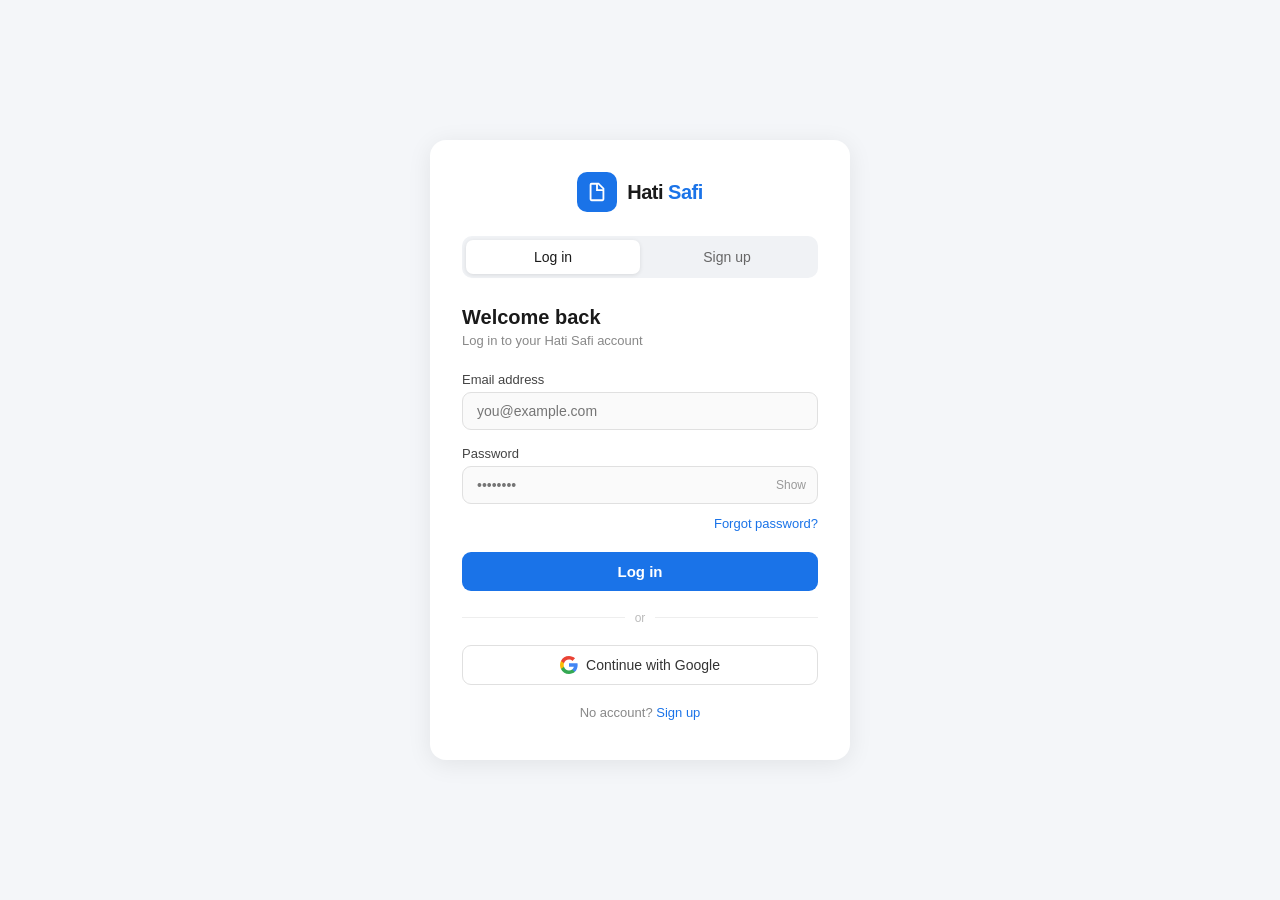
<file: hati-safi-auth.html>
<!DOCTYPE html>
<html lang="en">
<head>
  <meta charset="UTF-8" />
  <meta name="viewport" content="width=device-width, initial-scale=1.0"/>
  <title>Hati Safi – Login & Sign Up</title>
  <style>
    *, *::before, *::after { box-sizing: border-box; margin: 0; padding: 0; }

    body {
      font-family: 'Segoe UI', Arial, sans-serif;
      background: #f4f6f9;
      min-height: 100vh;
      display: flex;
      align-items: center;
      justify-content: center;
      padding: 1.5rem;
    }

    .auth-card {
      background: #ffffff;
      border-radius: 16px;
      box-shadow: 0 4px 24px rgba(0,0,0,0.08);
      padding: 2rem 2rem 2.5rem;
      width: 100%;
      max-width: 420px;
    }

    /* ── Logo / Brand ── */
    .brand {
      display: flex;
      align-items: center;
      justify-content: center;
      gap: 10px;
      margin-bottom: 1.5rem;
    }
    .brand-icon {
      width: 40px; height: 40px;
      background: #1a73e8;
      border-radius: 10px;
      display: flex; align-items: center; justify-content: center;
    }
    .brand-icon svg { width: 22px; height: 22px; fill: #fff; }
    .brand-name { font-size: 20px; font-weight: 700; color: #1a1a1a; letter-spacing: -0.5px; }
    .brand-name span { color: #1a73e8; }

    /* ── Tabs ── */
    .tabs {
      display: flex;
      background: #f0f2f5;
      border-radius: 10px;
      padding: 4px;
      margin-bottom: 1.75rem;
    }
    .tab {
      flex: 1;
      padding: 9px;
      font-size: 14px;
      font-weight: 500;
      color: #666;
      cursor: pointer;
      border: none;
      background: none;
      border-radius: 7px;
      transition: all 0.2s;
    }
    .tab.active {
      background: #fff;
      color: #1a1a1a;
      box-shadow: 0 1px 4px rgba(0,0,0,0.10);
    }

    /* ── Headings ── */
    .screen-title { font-size: 20px; font-weight: 700; color: #1a1a1a; margin-bottom: 4px; }
    .screen-sub   { font-size: 13px; color: #888; margin-bottom: 1.5rem; }

    /* ── Form Fields ── */
    .field { margin-bottom: 1rem; }
    label.lbl { display: block; font-size: 13px; font-weight: 500; color: #444; margin-bottom: 5px; }
    input.inp {
      width: 100%;
      font-size: 14px;
      padding: 10px 14px;
      border: 1.5px solid #e0e0e0;
      border-radius: 9px;
      background: #fafafa;
      color: #1a1a1a;
      outline: none;
      transition: border-color 0.2s, background 0.2s;
    }
    input.inp:focus { border-color: #1a73e8; background: #fff; }

    /* ── Password toggle ── */
    .pass-wrap { position: relative; }
    .pass-wrap input { padding-right: 50px; }
    .eye-btn {
      position: absolute; right: 12px; top: 50%; transform: translateY(-50%);
      background: none; border: none; cursor: pointer;
      font-size: 12px; color: #999; font-weight: 500;
    }
    .eye-btn:hover { color: #1a73e8; }

    /* ── Password Strength ── */
    .pw-bar-bg { height: 4px; background: #eee; border-radius: 4px; margin-top: 7px; }
    .pw-bar { height: 4px; border-radius: 4px; width: 0%; transition: width 0.3s, background 0.3s; }
    .pw-hint { font-size: 11px; color: #aaa; margin-top: 4px; }

    /* ── Buttons ── */
    .btn-primary {
      width: 100%;
      padding: 11px;
      font-size: 15px;
      font-weight: 600;
      color: #fff;
      background: #1a73e8;
      border: none;
      border-radius: 9px;
      cursor: pointer;
      transition: background 0.2s, transform 0.1s;
      margin-top: 0.25rem;
    }
    .btn-primary:hover  { background: #1558b0; }
    .btn-primary:active { transform: scale(0.98); }

    .btn-outline {
      width: 100%;
      padding: 10px;
      font-size: 14px;
      font-weight: 500;
      color: #333;
      background: #fff;
      border: 1.5px solid #e0e0e0;
      border-radius: 9px;
      cursor: pointer;
      display: flex; align-items: center; justify-content: center; gap: 8px;
      transition: background 0.2s;
    }
    .btn-outline:hover { background: #f5f7fa; }

    /* ── Divider ── */
    .divider {
      display: flex; align-items: center; gap: 10px;
      margin: 1.25rem 0; color: #bbb; font-size: 12px;
    }
    .divider-line { flex: 1; height: 1px; background: #eee; }

    /* ── Links ── */
    .forgot-link { text-align: right; margin: -0.4rem 0 1rem; }
    .forgot-link a, .link { font-size: 13px; color: #1a73e8; cursor: pointer; text-decoration: none; }
    .forgot-link a:hover, .link:hover { text-decoration: underline; }
    .switch-link { text-align: center; margin-top: 1.25rem; font-size: 13px; color: #888; }

    /* ── Screen toggling ── */
    .screen { display: none; }
    .screen.active { display: block; }

    /* ── Back button ── */
    .back-btn {
      background: none; border: none; cursor: pointer; padding: 0;
      font-size: 13px; color: #888; display: inline-flex; align-items: center;
      gap: 4px; margin-bottom: 1rem;
    }
    .back-btn:hover { color: #1a73e8; }

    /* ── Success box ── */
    .success-box {
      background: #e8f5e9; border: 1.5px solid #a5d6a7;
      border-radius: 9px; padding: 14px 16px;
      font-size: 14px; color: #2e7d32;
      margin-bottom: 1.25rem; line-height: 1.5;
    }
    .success-box strong { font-weight: 600; }

    /* ── Terms ── */
    .terms { font-size: 12px; color: #aaa; text-align: center; margin-top: 1rem; line-height: 1.5; }
    .terms a { color: #1a73e8; }
  </style>
</head>
<body>

<div class="auth-card">

  <!-- Brand -->
  <div class="brand">
    <div class="brand-icon">
      <!-- Document / file icon -->
      <svg viewBox="0 0 24 24" xmlns="http://www.w3.org/2000/svg">
        <path d="M14 2H6a2 2 0 0 0-2 2v16a2 2 0 0 0 2 2h12a2 2 0 0 0 2-2V8l-6-6zm-1 1.5L18.5 9H13V3.5zM6 20V4h5v7h7v9H6z"/>
      </svg>
    </div>
    <div class="brand-name">Hati <span>Safi</span></div>
  </div>

  <!-- Tabs (hidden on forgot screen) -->
  <div class="tabs" id="main-tabs">
    <button class="tab active" onclick="switchTab('login')">Log in</button>
    <button class="tab" onclick="switchTab('signup')">Sign up</button>
  </div>

  <!-- ════════ LOGIN SCREEN ════════ -->
  <div id="screen-login" class="screen active">
    <p class="screen-title">Welcome back</p>
    <p class="screen-sub">Log in to your Hati Safi account</p>

    <div class="field">
      <label class="lbl">Email address</label>
      <input class="inp" type="email" id="login-email" placeholder="you@example.com" />
    </div>
    <div class="field">
      <label class="lbl">Password</label>
      <div class="pass-wrap">
        <input class="inp" type="password" id="login-pass" placeholder="••••••••" />
        <button class="eye-btn" onclick="togglePass('login-pass', this)">Show</button>
      </div>
    </div>
    <div class="forgot-link"><a onclick="showScreen('forgot')">Forgot password?</a></div>

    <button class="btn-primary" onclick="doLogin()">Log in</button>

    <div class="divider">
      <div class="divider-line"></div>or<div class="divider-line"></div>
    </div>

    <button class="btn-outline" onclick="googleAuth()">
      <svg width="18" height="18" viewBox="0 0 18 18"><path d="M17.64 9.2c0-.637-.057-1.251-.164-1.84H9v3.481h4.844c-.209 1.125-.843 2.078-1.796 2.717v2.258h2.908C16.658 14.013 17.64 11.705 17.64 9.2z" fill="#4285F4"/><path d="M9 18c2.43 0 4.467-.806 5.956-2.184l-2.908-2.258c-.806.54-1.837.859-3.048.859-2.344 0-4.328-1.584-5.036-3.711H.957v2.332A8.997 8.997 0 0 0 9 18z" fill="#34A853"/><path d="M3.964 10.706A5.41 5.41 0 0 1 3.682 9c0-.593.102-1.17.282-1.706V4.962H.957A8.996 8.996 0 0 0 0 9c0 1.452.348 2.827.957 4.038l3.007-2.332z" fill="#FBBC05"/><path d="M9 3.583c1.321 0 2.508.454 3.44 1.345l2.582-2.58C13.463.891 11.426 0 9 0A8.997 8.997 0 0 0 .957 4.962L3.964 7.294C4.672 5.163 6.656 3.583 9 3.583z" fill="#EA4335"/></svg>
      Continue with Google
    </button>

    <div class="switch-link">No account? <a class="link" onclick="switchTab('signup')">Sign up</a></div>
  </div>

  <!-- ════════ SIGNUP SCREEN ════════ -->
  <div id="screen-signup" class="screen">
    <p class="screen-title">Create your account</p>
    <p class="screen-sub">Start using Hati Safi for free</p>

    <div class="field">
      <label class="lbl">Full name</label>
      <input class="inp" type="text" id="signup-name" placeholder="Jane Doe" />
    </div>
    <div class="field">
      <label class="lbl">Email address</label>
      <input class="inp" type="email" id="signup-email" placeholder="you@example.com" />
    </div>
    <div class="field">
      <label class="lbl">Password</label>
      <div class="pass-wrap">
        <input class="inp" type="password" id="signup-pass" placeholder="••••••••" oninput="checkStrength(this.value)" />
        <button class="eye-btn" onclick="togglePass('signup-pass', this)">Show</button>
      </div>
      <div class="pw-bar-bg"><div class="pw-bar" id="pw-bar"></div></div>
      <div class="pw-hint" id="pw-hint"></div>
    </div>

    <button class="btn-primary" onclick="doSignup()">Create account</button>

    <div class="divider">
      <div class="divider-line"></div>or<div class="divider-line"></div>
    </div>

    <button class="btn-outline" onclick="googleAuth()">
      <svg width="18" height="18" viewBox="0 0 18 18"><path d="M17.64 9.2c0-.637-.057-1.251-.164-1.84H9v3.481h4.844c-.209 1.125-.843 2.078-1.796 2.717v2.258h2.908C16.658 14.013 17.64 11.705 17.64 9.2z" fill="#4285F4"/><path d="M9 18c2.43 0 4.467-.806 5.956-2.184l-2.908-2.258c-.806.54-1.837.859-3.048.859-2.344 0-4.328-1.584-5.036-3.711H.957v2.332A8.997 8.997 0 0 0 9 18z" fill="#34A853"/><path d="M3.964 10.706A5.41 5.41 0 0 1 3.682 9c0-.593.102-1.17.282-1.706V4.962H.957A8.996 8.996 0 0 0 0 9c0 1.452.348 2.827.957 4.038l3.007-2.332z" fill="#FBBC05"/><path d="M9 3.583c1.321 0 2.508.454 3.44 1.345l2.582-2.58C13.463.891 11.426 0 9 0A8.997 8.997 0 0 0 .957 4.962L3.964 7.294C4.672 5.163 6.656 3.583 9 3.583z" fill="#EA4335"/></svg>
      Continue with Google
    </button>

    <div class="terms">By signing up, you agree to our <a href="#">Terms of Service</a> and <a href="#">Privacy Policy</a>.</div>
    <div class="switch-link">Already have an account? <a class="link" onclick="switchTab('login')">Log in</a></div>
  </div>

  <!-- ════════ FORGOT PASSWORD SCREEN ════════ -->
  <div id="screen-forgot" class="screen">
    <button class="back-btn" onclick="showScreen('login')">&#8592; Back to log in</button>
    <p class="screen-title">Reset your password</p>
    <p class="screen-sub">Enter your email — we'll send a reset link</p>

    <div id="forgot-form">
      <div class="field">
        <label class="lbl">Email address</label>
        <input class="inp" type="email" id="forgot-email" placeholder="you@example.com" />
      </div>
      <button class="btn-primary" onclick="doForgot()">Send reset link</button>
    </div>

    <div id="forgot-success" style="display:none;">
      <div class="success-box">
        ✓ Reset link sent! Check the inbox for <strong id="sent-to"></strong> and follow the instructions.
      </div>
      <button class="btn-outline" onclick="showScreen('login')">Back to log in</button>
    </div>
  </div>

</div><!-- /auth-card -->

<script>
  /* ── Screen helpers ── */
  function switchTab(tab) {
    document.querySelectorAll('.tab').forEach((t, i) =>
      t.classList.toggle('active', (tab === 'login' && i === 0) || (tab === 'signup' && i === 1))
    );
    showScreen(tab);
    document.getElementById('main-tabs').style.display = 'flex';
  }

  function showScreen(name) {
    ['login', 'signup', 'forgot'].forEach(s =>
      document.getElementById('screen-' + s).classList.toggle('active', s === name)
    );
    document.getElementById('main-tabs').style.display = name === 'forgot' ? 'none' : 'flex';
  }

  /* ── Password visibility ── */
  function togglePass(id, btn) {
    const inp = document.getElementById(id);
    if (inp.type === 'password') { inp.type = 'text'; btn.textContent = 'Hide'; }
    else { inp.type = 'password'; btn.textContent = 'Show'; }
  }

  /* ── Password strength ── */
  function checkStrength(val) {
    const bar = document.getElementById('pw-bar');
    const hint = document.getElementById('pw-hint');
    if (!val) { bar.style.width = '0%'; hint.textContent = ''; return; }
    let score = 0;
    if (val.length >= 8) score++;
    if (/[A-Z]/.test(val)) score++;
    if (/[0-9]/.test(val)) score++;
    if (/[^A-Za-z0-9]/.test(val)) score++;
    const map = [
      { w: '25%', c: '#e53935', t: 'Too weak' },
      { w: '50%', c: '#fb8c00', t: 'Fair' },
      { w: '75%', c: '#fdd835', t: 'Good' },
      { w: '100%', c: '#43a047', t: 'Strong' }
    ];
    const l = map[score - 1] || map[0];
    bar.style.width = l.w; bar.style.background = l.c; hint.textContent = l.t;
  }

  /* ── Actions — wire these to your backend ── */
  function doLogin() {
    const email = document.getElementById('login-email').value.trim();
    const pass  = document.getElementById('login-pass').value;
    if (!email || !pass) { alert('Please fill in all fields.'); return; }

    // ↓ Replace this with your real API call
    console.log('Login:', { email, pass });
    alert('Login successful! (Connect to your backend here)');
  }

  function doSignup() {
    const name  = document.getElementById('signup-name').value.trim();
    const email = document.getElementById('signup-email').value.trim();
    const pass  = document.getElementById('signup-pass').value;
    if (!name || !email || !pass) { alert('Please fill in all fields.'); return; }
    if (pass.length < 8) { alert('Password must be at least 8 characters.'); return; }

    // ↓ Replace this with your real API call
    console.log('Signup:', { name, email, pass });
    alert('Account created! (Connect to your backend here)');
  }

  function doForgot() {
    const email = document.getElementById('forgot-email').value.trim();
    if (!email) { alert('Please enter your email.'); return; }

    // ↓ Replace this with your real API call
    console.log('Password reset for:', email);
    document.getElementById('sent-to').textContent = email;
    document.getElementById('forgot-form').style.display = 'none';
    document.getElementById('forgot-success').style.display = 'block';
  }

  function googleAuth() {
    // ↓ Replace with your Google OAuth flow (e.g. Firebase or OAuth2 redirect)
    alert('Google OAuth — connect your provider here.');
  }
</script>

</body>
</html>
</file>
